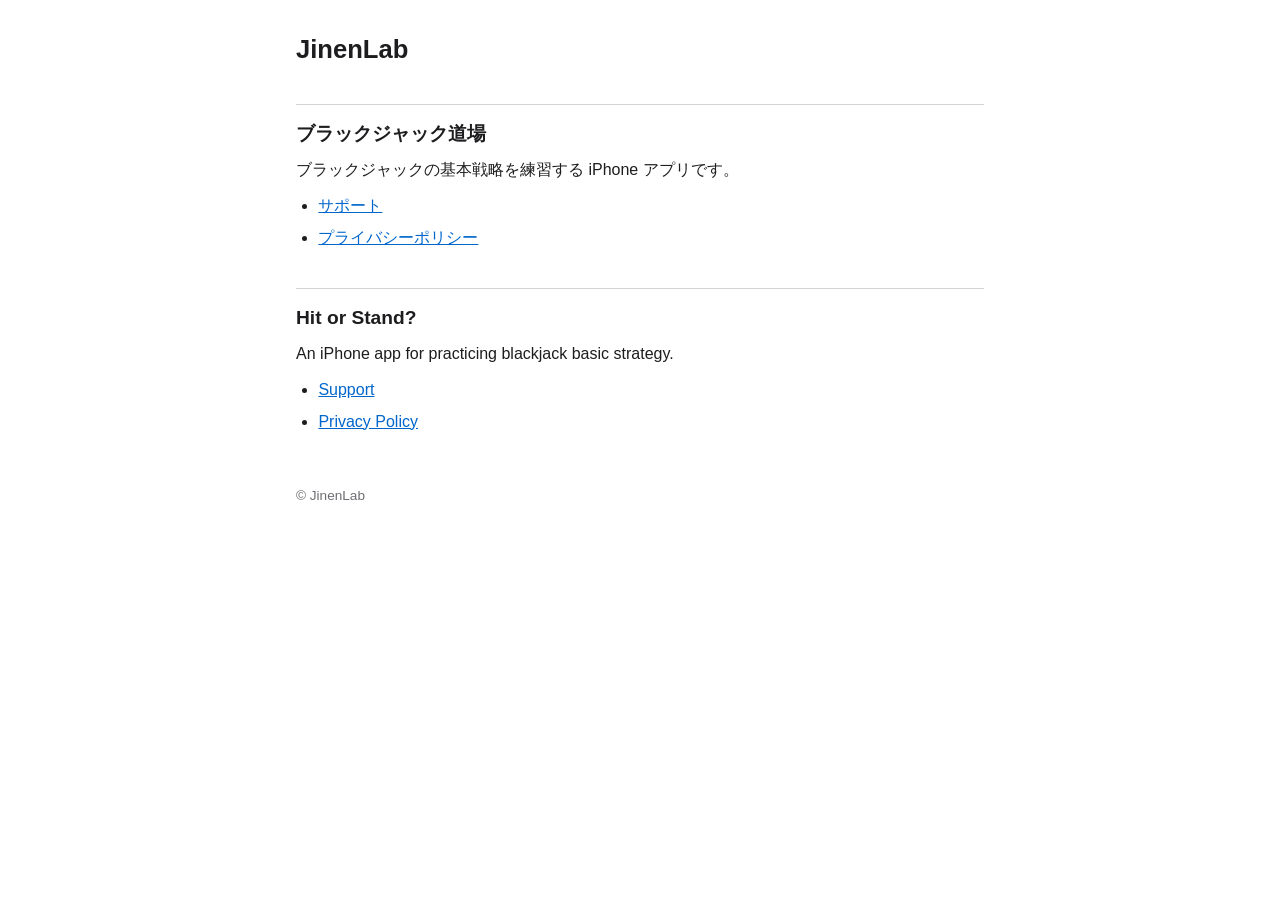
<file: index.html>
<!doctype html>
<html lang="ja">
<head>
  <meta charset="utf-8">
  <meta name="viewport" content="width=device-width, initial-scale=1">
  <title>JinenLab</title>
  <meta name="description" content="JinenLab のアプリ / Apps by JinenLab">
  <link rel="stylesheet" href="assets/style.css">
</head>
<body>
  <main>
    <h1>JinenLab</h1>

    <h2>ブラックジャック道場</h2>
    <p>ブラックジャックの基本戦略を練習する iPhone アプリです。</p>
    <ul>
      <li><a href="blackjack-dojo/support/">サポート</a></li>
      <li><a href="blackjack-dojo/privacy/">プライバシーポリシー</a></li>
    </ul>

    <h2 lang="en">Hit or Stand?</h2>
    <p lang="en">An iPhone app for practicing blackjack basic strategy.</p>
    <ul lang="en">
      <li><a href="blackjack-dojo/support/en/">Support</a></li>
      <li><a href="blackjack-dojo/privacy/en/">Privacy Policy</a></li>
    </ul>

    <footer>&copy; JinenLab</footer>
  </main>
</body>
</html>
</file>
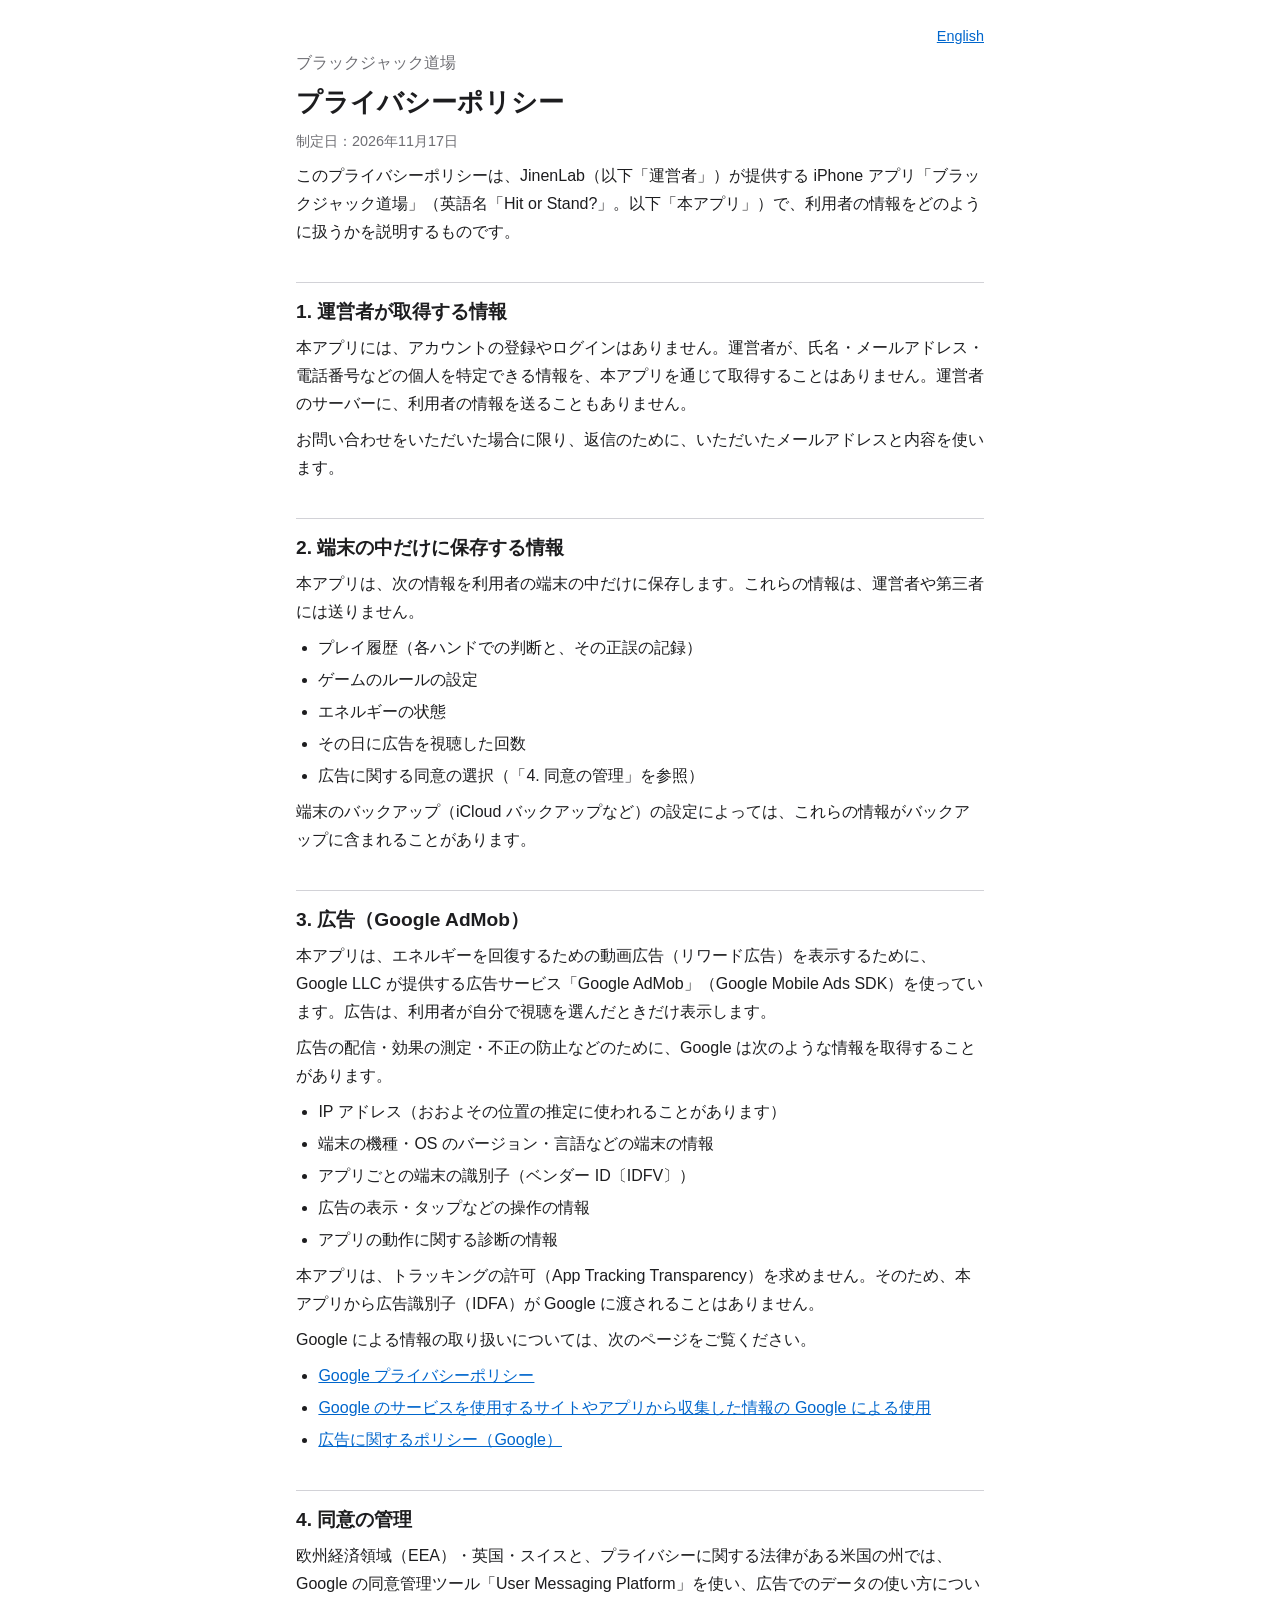
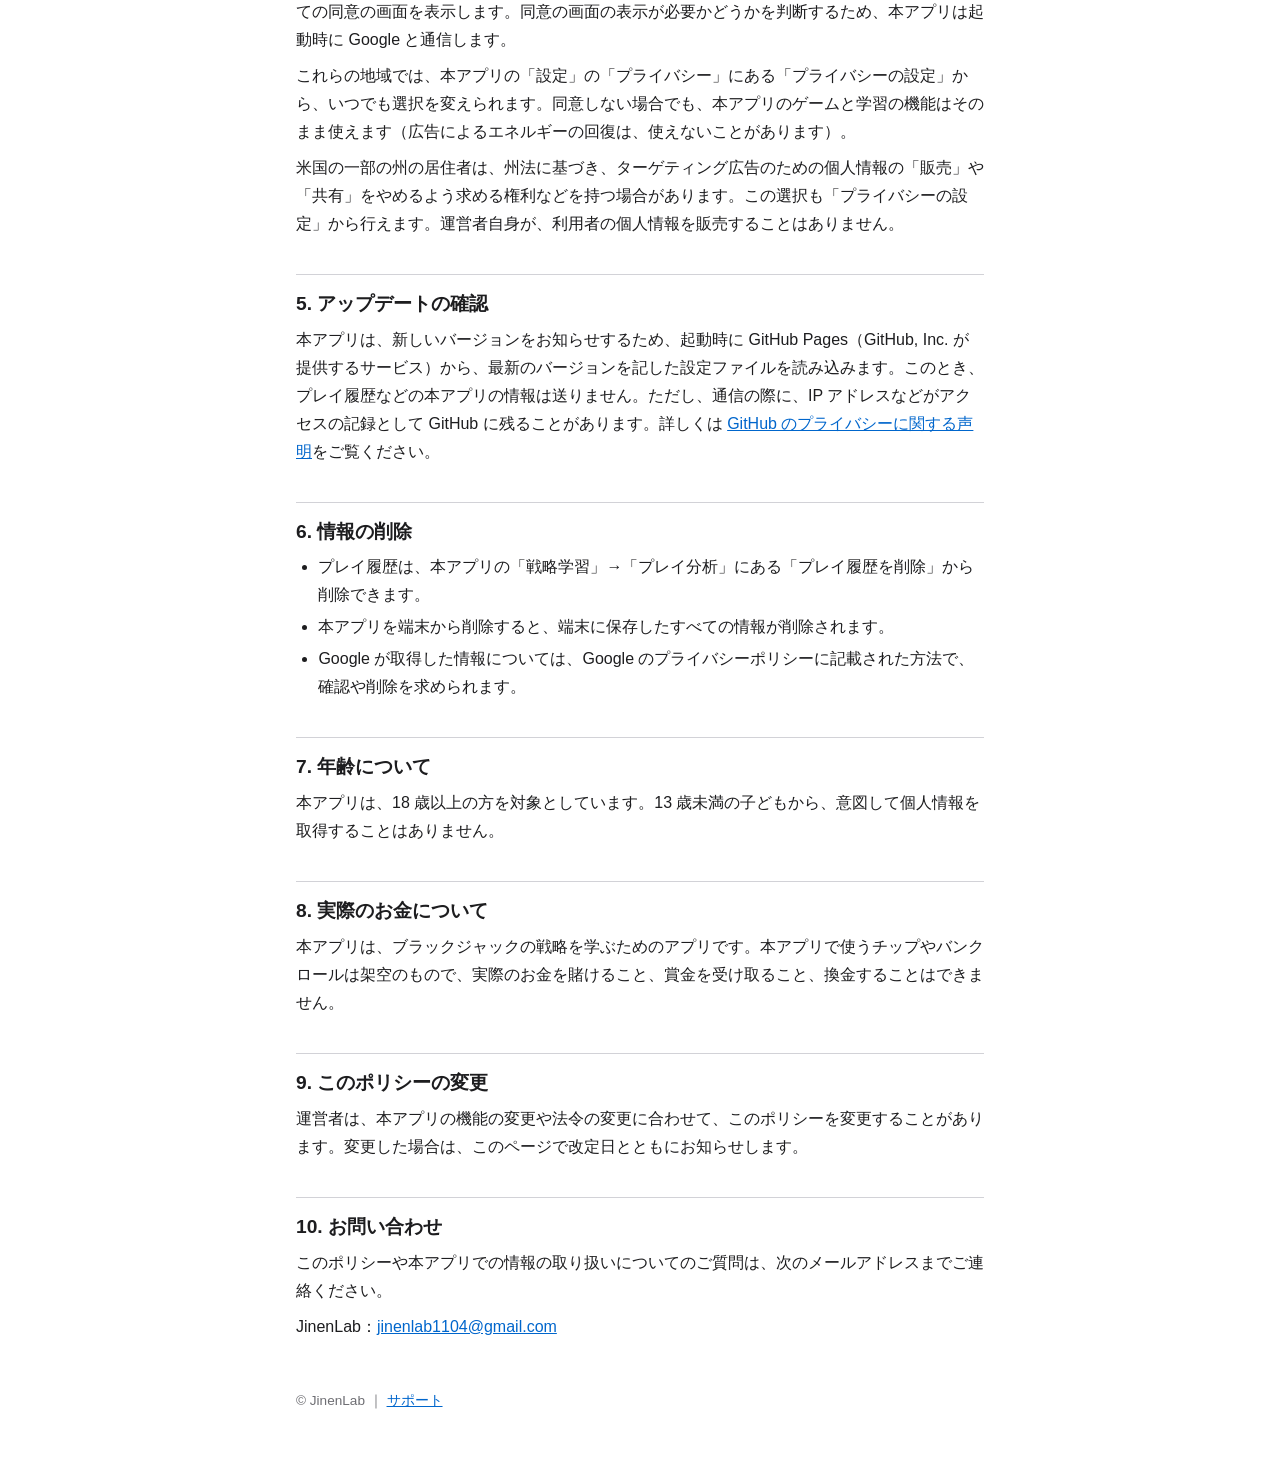
<file: blackjack-dojo/privacy/index.html>
<!doctype html>
<html lang="ja">
<head>
  <meta charset="utf-8">
  <meta name="viewport" content="width=device-width, initial-scale=1">
  <title>プライバシーポリシー｜ブラックジャック道場</title>
  <meta name="description" content="iPhone アプリ「ブラックジャック道場」のプライバシーポリシー">
  <link rel="alternate" hreflang="en" href="https://aki-559.github.io/jinenlab.github.io/blackjack-dojo/privacy/en/">
  <link rel="stylesheet" href="../../assets/style.css">
</head>
<body>
  <main>
    <p class="lang"><a href="en/" lang="en" hreflang="en">English</a></p>
    <p class="app-name">ブラックジャック道場</p>
    <h1>プライバシーポリシー</h1>
    <p class="date">制定日：2026年11月17日</p>

    <p>このプライバシーポリシーは、JinenLab（以下「運営者」）が提供する iPhone アプリ「ブラックジャック道場」（英語名「Hit or Stand?」。以下「本アプリ」）で、利用者の情報をどのように扱うかを説明するものです。</p>

    <h2>1. 運営者が取得する情報</h2>
    <p>本アプリには、アカウントの登録やログインはありません。運営者が、氏名・メールアドレス・電話番号などの個人を特定できる情報を、本アプリを通じて取得することはありません。運営者のサーバーに、利用者の情報を送ることもありません。</p>
    <p>お問い合わせをいただいた場合に限り、返信のために、いただいたメールアドレスと内容を使います。</p>

    <h2>2. 端末の中だけに保存する情報</h2>
    <p>本アプリは、次の情報を利用者の端末の中だけに保存します。これらの情報は、運営者や第三者には送りません。</p>
    <ul>
      <li>プレイ履歴（各ハンドでの判断と、その正誤の記録）</li>
      <li>ゲームのルールの設定</li>
      <li>エネルギーの状態</li>
      <li>その日に広告を視聴した回数</li>
      <li>広告に関する同意の選択（「4. 同意の管理」を参照）</li>
    </ul>
    <p>端末のバックアップ（iCloud バックアップなど）の設定によっては、これらの情報がバックアップに含まれることがあります。</p>

    <h2>3. 広告（Google AdMob）</h2>
    <p>本アプリは、エネルギーを回復するための動画広告（リワード広告）を表示するために、Google LLC が提供する広告サービス「Google AdMob」（Google Mobile Ads SDK）を使っています。広告は、利用者が自分で視聴を選んだときだけ表示します。</p>
    <p>広告の配信・効果の測定・不正の防止などのために、Google は次のような情報を取得することがあります。</p>
    <ul>
      <li>IP アドレス（おおよその位置の推定に使われることがあります）</li>
      <li>端末の機種・OS のバージョン・言語などの端末の情報</li>
      <li>アプリごとの端末の識別子（ベンダー ID〔IDFV〕）</li>
      <li>広告の表示・タップなどの操作の情報</li>
      <li>アプリの動作に関する診断の情報</li>
    </ul>
    <p>本アプリは、トラッキングの許可（App Tracking Transparency）を求めません。そのため、本アプリから広告識別子（IDFA）が Google に渡されることはありません。</p>
    <p>Google による情報の取り扱いについては、次のページをご覧ください。</p>
    <ul>
      <li><a href="https://policies.google.com/privacy?hl=ja">Google プライバシーポリシー</a></li>
      <li><a href="https://policies.google.com/technologies/partner-sites?hl=ja">Google のサービスを使用するサイトやアプリから収集した情報の Google による使用</a></li>
      <li><a href="https://policies.google.com/technologies/ads?hl=ja">広告に関するポリシー（Google）</a></li>
    </ul>

    <h2>4. 同意の管理</h2>
    <p>欧州経済領域（EEA）・英国・スイスと、プライバシーに関する法律がある米国の州では、Google の同意管理ツール「User Messaging Platform」を使い、広告でのデータの使い方についての同意の画面を表示します。同意の画面の表示が必要かどうかを判断するため、本アプリは起動時に Google と通信します。</p>
    <p>これらの地域では、本アプリの「設定」の「プライバシー」にある「プライバシーの設定」から、いつでも選択を変えられます。同意しない場合でも、本アプリのゲームと学習の機能はそのまま使えます（広告によるエネルギーの回復は、使えないことがあります）。</p>
    <p>米国の一部の州の居住者は、州法に基づき、ターゲティング広告のための個人情報の「販売」や「共有」をやめるよう求める権利などを持つ場合があります。この選択も「プライバシーの設定」から行えます。運営者自身が、利用者の個人情報を販売することはありません。</p>

    <h2>5. アップデートの確認</h2>
    <p>本アプリは、新しいバージョンをお知らせするため、起動時に GitHub Pages（GitHub, Inc. が提供するサービス）から、最新のバージョンを記した設定ファイルを読み込みます。このとき、プレイ履歴などの本アプリの情報は送りません。ただし、通信の際に、IP アドレスなどがアクセスの記録として GitHub に残ることがあります。詳しくは <a href="https://docs.github.com/ja/site-policy/privacy-policies/github-general-privacy-statement">GitHub のプライバシーに関する声明</a>をご覧ください。</p>

    <h2>6. 情報の削除</h2>
    <ul>
      <li>プレイ履歴は、本アプリの「戦略学習」→「プレイ分析」にある「プレイ履歴を削除」から削除できます。</li>
      <li>本アプリを端末から削除すると、端末に保存したすべての情報が削除されます。</li>
      <li>Google が取得した情報については、Google のプライバシーポリシーに記載された方法で、確認や削除を求められます。</li>
    </ul>

    <h2>7. 年齢について</h2>
    <p>本アプリは、18 歳以上の方を対象としています。13 歳未満の子どもから、意図して個人情報を取得することはありません。</p>

    <h2>8. 実際のお金について</h2>
    <p>本アプリは、ブラックジャックの戦略を学ぶためのアプリです。本アプリで使うチップやバンクロールは架空のもので、実際のお金を賭けること、賞金を受け取ること、換金することはできません。</p>

    <h2>9. このポリシーの変更</h2>
    <p>運営者は、本アプリの機能の変更や法令の変更に合わせて、このポリシーを変更することがあります。変更した場合は、このページで改定日とともにお知らせします。</p>

    <h2>10. お問い合わせ</h2>
    <p>このポリシーや本アプリでの情報の取り扱いについてのご質問は、次のメールアドレスまでご連絡ください。</p>
    <p>JinenLab：<a href="mailto:jinenlab1104@gmail.com">jinenlab1104@gmail.com</a></p>

    <footer>&copy; JinenLab ｜ <a href="../support/">サポート</a></footer>
  </main>
</body>
</html>
</file>
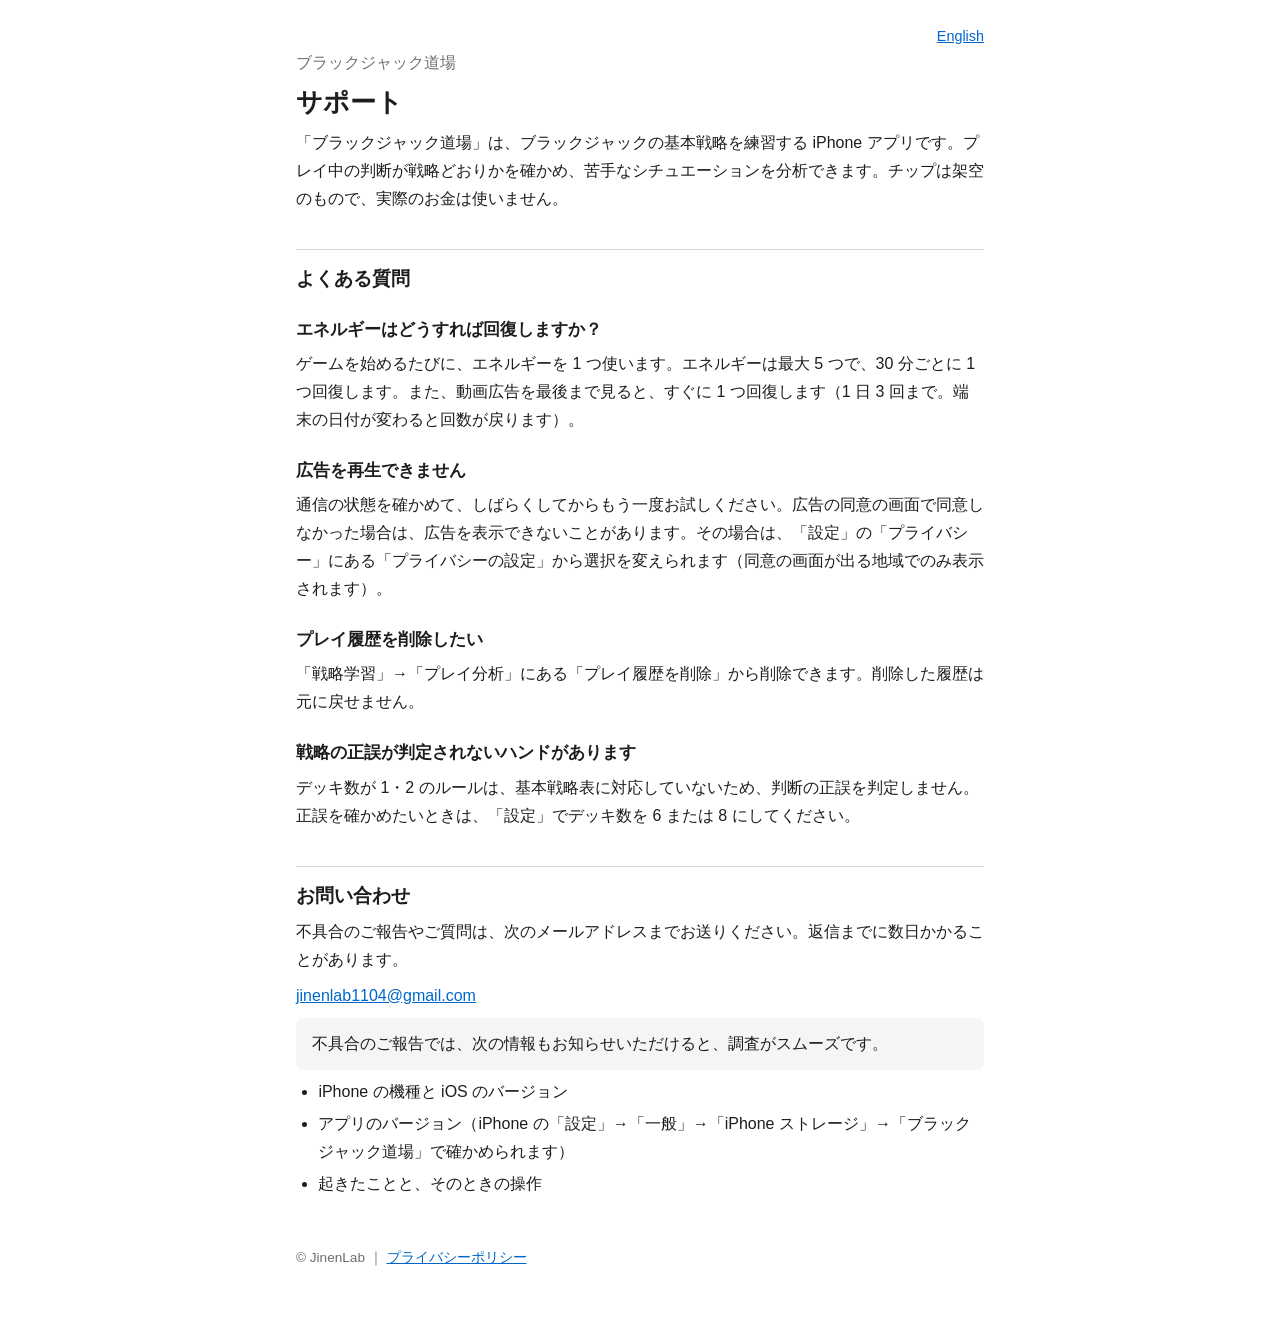
<file: blackjack-dojo/support/index.html>
<!doctype html>
<html lang="ja">
<head>
  <meta charset="utf-8">
  <meta name="viewport" content="width=device-width, initial-scale=1">
  <title>サポート｜ブラックジャック道場</title>
  <meta name="description" content="iPhone アプリ「ブラックジャック道場」のサポート・お問い合わせ">
  <link rel="alternate" hreflang="en" href="https://aki-559.github.io/jinenlab.github.io/blackjack-dojo/support/en/">
  <link rel="stylesheet" href="../../assets/style.css">
</head>
<body>
  <main>
    <p class="lang"><a href="en/" lang="en" hreflang="en">English</a></p>
    <p class="app-name">ブラックジャック道場</p>
    <h1>サポート</h1>

    <p>「ブラックジャック道場」は、ブラックジャックの基本戦略を練習する iPhone アプリです。プレイ中の判断が戦略どおりかを確かめ、苦手なシチュエーションを分析できます。チップは架空のもので、実際のお金は使いません。</p>

    <h2>よくある質問</h2>

    <h3>エネルギーはどうすれば回復しますか？</h3>
    <p>ゲームを始めるたびに、エネルギーを 1 つ使います。エネルギーは最大 5 つで、30 分ごとに 1 つ回復します。また、動画広告を最後まで見ると、すぐに 1 つ回復します（1 日 3 回まで。端末の日付が変わると回数が戻ります）。</p>

    <h3>広告を再生できません</h3>
    <p>通信の状態を確かめて、しばらくしてからもう一度お試しください。広告の同意の画面で同意しなかった場合は、広告を表示できないことがあります。その場合は、「設定」の「プライバシー」にある「プライバシーの設定」から選択を変えられます（同意の画面が出る地域でのみ表示されます）。</p>

    <h3>プレイ履歴を削除したい</h3>
    <p>「戦略学習」→「プレイ分析」にある「プレイ履歴を削除」から削除できます。削除した履歴は元に戻せません。</p>

    <h3>戦略の正誤が判定されないハンドがあります</h3>
    <p>デッキ数が 1・2 のルールは、基本戦略表に対応していないため、判断の正誤を判定しません。正誤を確かめたいときは、「設定」でデッキ数を 6 または 8 にしてください。</p>

    <h2>お問い合わせ</h2>
    <p>不具合のご報告やご質問は、次のメールアドレスまでお送りください。返信までに数日かかることがあります。</p>
    <p><a href="mailto:jinenlab1104@gmail.com?subject=%E3%83%96%E3%83%A9%E3%83%83%E3%82%AF%E3%82%B8%E3%83%A3%E3%83%83%E3%82%AF%E9%81%93%E5%A0%B4%E3%81%AB%E3%81%A4%E3%81%84%E3%81%A6">jinenlab1104@gmail.com</a></p>
    <p class="note">不具合のご報告では、次の情報もお知らせいただけると、調査がスムーズです。</p>
    <ul>
      <li>iPhone の機種と iOS のバージョン</li>
      <li>アプリのバージョン（iPhone の「設定」→「一般」→「iPhone ストレージ」→「ブラックジャック道場」で確かめられます）</li>
      <li>起きたことと、そのときの操作</li>
    </ul>

    <footer>&copy; JinenLab ｜ <a href="../privacy/">プライバシーポリシー</a></footer>
  </main>
</body>
</html>
</file>
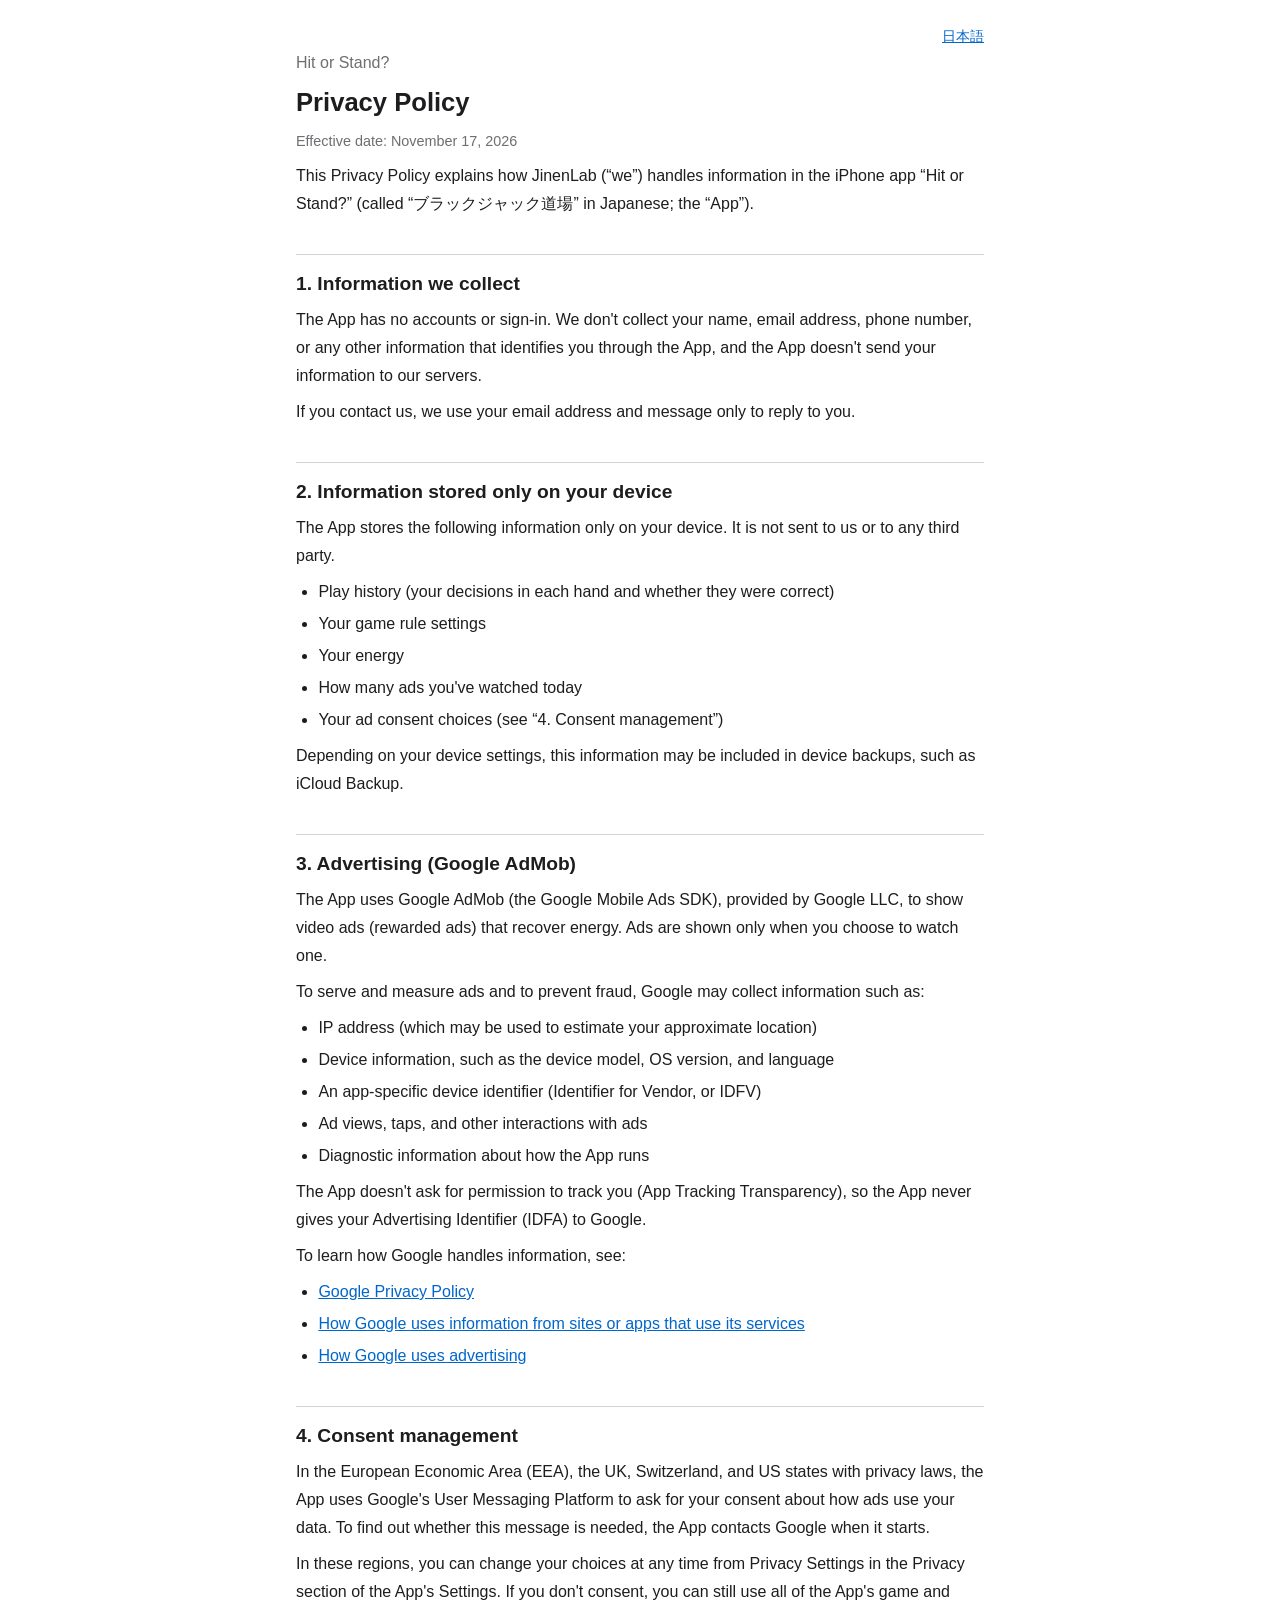
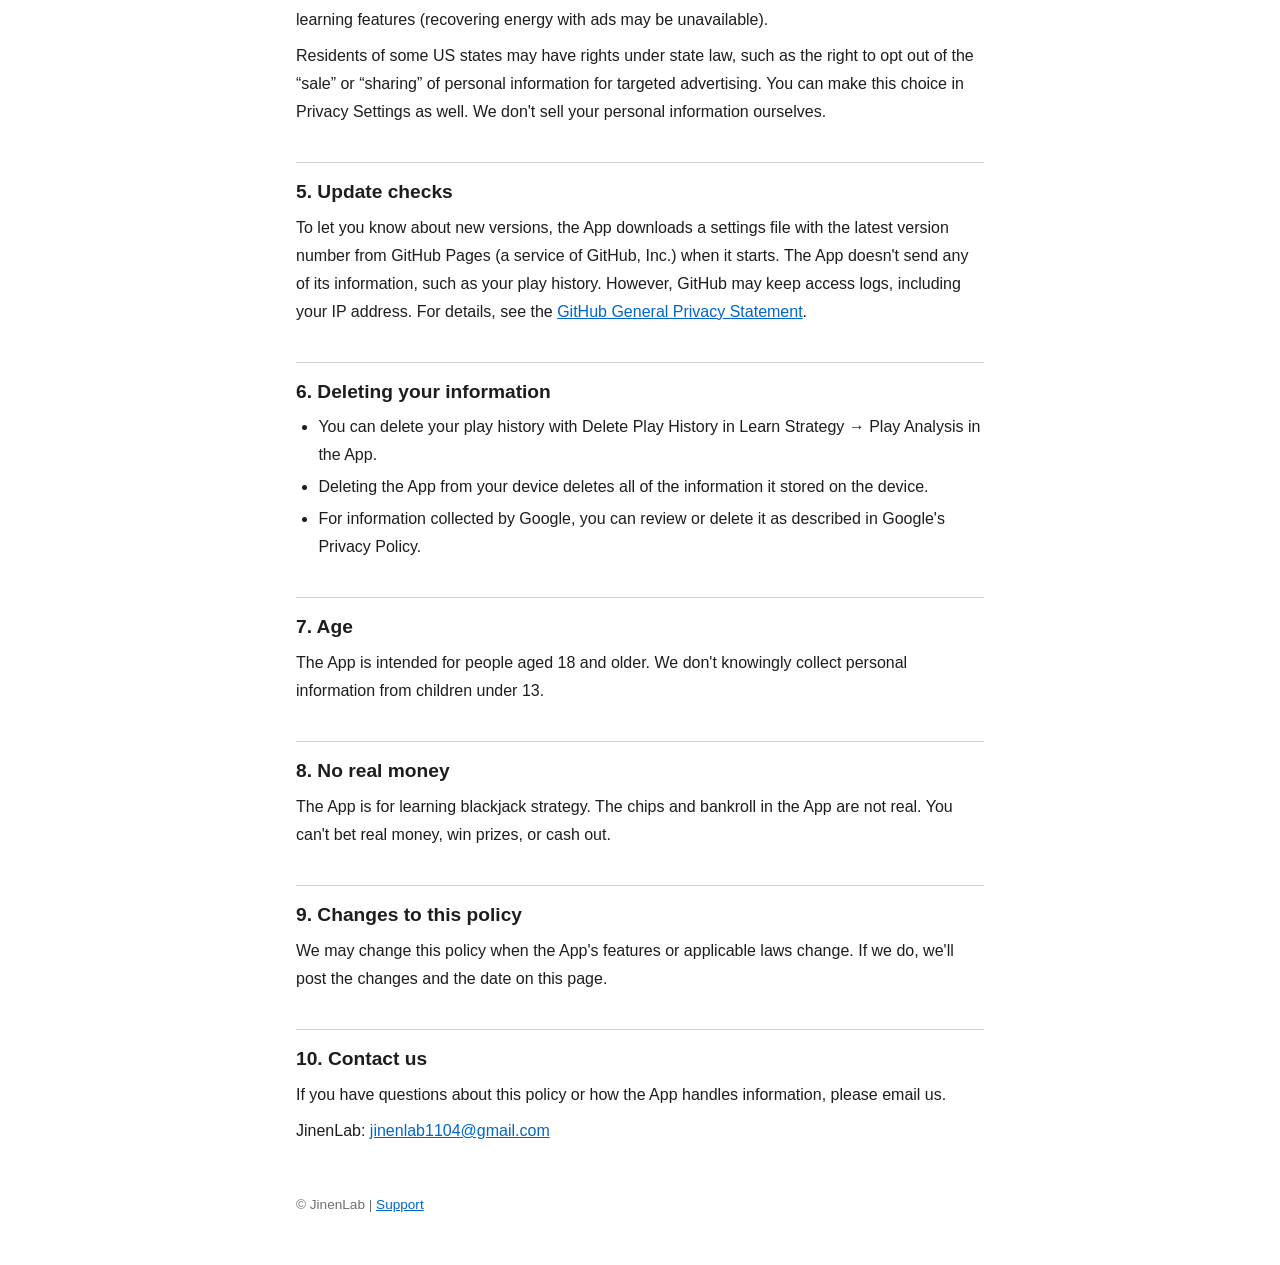
<file: blackjack-dojo/privacy/en/index.html>
<!doctype html>
<html lang="en">
<head>
  <meta charset="utf-8">
  <meta name="viewport" content="width=device-width, initial-scale=1">
  <title>Privacy Policy | Hit or Stand?</title>
  <meta name="description" content="Privacy Policy for the iPhone app Hit or Stand?">
  <link rel="alternate" hreflang="ja" href="https://aki-559.github.io/jinenlab.github.io/blackjack-dojo/privacy/">
  <link rel="stylesheet" href="../../../assets/style.css">
</head>
<body>
  <main>
    <p class="lang"><a href="../" lang="ja" hreflang="ja">日本語</a></p>
    <p class="app-name">Hit or Stand?</p>
    <h1>Privacy Policy</h1>
    <p class="date">Effective date: November 17, 2026</p>

    <p>This Privacy Policy explains how JinenLab (“we”) handles information in the iPhone app “Hit or Stand?” (called “ブラックジャック道場” in Japanese; the “App”).</p>

    <h2>1. Information we collect</h2>
    <p>The App has no accounts or sign-in. We don't collect your name, email address, phone number, or any other information that identifies you through the App, and the App doesn't send your information to our servers.</p>
    <p>If you contact us, we use your email address and message only to reply to you.</p>

    <h2>2. Information stored only on your device</h2>
    <p>The App stores the following information only on your device. It is not sent to us or to any third party.</p>
    <ul>
      <li>Play history (your decisions in each hand and whether they were correct)</li>
      <li>Your game rule settings</li>
      <li>Your energy</li>
      <li>How many ads you've watched today</li>
      <li>Your ad consent choices (see “4. Consent management”)</li>
    </ul>
    <p>Depending on your device settings, this information may be included in device backups, such as iCloud Backup.</p>

    <h2>3. Advertising (Google AdMob)</h2>
    <p>The App uses Google AdMob (the Google Mobile Ads SDK), provided by Google LLC, to show video ads (rewarded ads) that recover energy. Ads are shown only when you choose to watch one.</p>
    <p>To serve and measure ads and to prevent fraud, Google may collect information such as:</p>
    <ul>
      <li>IP address (which may be used to estimate your approximate location)</li>
      <li>Device information, such as the device model, OS version, and language</li>
      <li>An app-specific device identifier (Identifier for Vendor, or IDFV)</li>
      <li>Ad views, taps, and other interactions with ads</li>
      <li>Diagnostic information about how the App runs</li>
    </ul>
    <p>The App doesn't ask for permission to track you (App Tracking Transparency), so the App never gives your Advertising Identifier (IDFA) to Google.</p>
    <p>To learn how Google handles information, see:</p>
    <ul>
      <li><a href="https://policies.google.com/privacy?hl=en">Google Privacy Policy</a></li>
      <li><a href="https://policies.google.com/technologies/partner-sites?hl=en">How Google uses information from sites or apps that use its services</a></li>
      <li><a href="https://policies.google.com/technologies/ads?hl=en">How Google uses advertising</a></li>
    </ul>

    <h2>4. Consent management</h2>
    <p>In the European Economic Area (EEA), the UK, Switzerland, and US states with privacy laws, the App uses Google's User Messaging Platform to ask for your consent about how ads use your data. To find out whether this message is needed, the App contacts Google when it starts.</p>
    <p>In these regions, you can change your choices at any time from Privacy Settings in the Privacy section of the App's Settings. If you don't consent, you can still use all of the App's game and learning features (recovering energy with ads may be unavailable).</p>
    <p>Residents of some US states may have rights under state law, such as the right to opt out of the “sale” or “sharing” of personal information for targeted advertising. You can make this choice in Privacy Settings as well. We don't sell your personal information ourselves.</p>

    <h2>5. Update checks</h2>
    <p>To let you know about new versions, the App downloads a settings file with the latest version number from GitHub Pages (a service of GitHub, Inc.) when it starts. The App doesn't send any of its information, such as your play history. However, GitHub may keep access logs, including your IP address. For details, see the <a href="https://docs.github.com/en/site-policy/privacy-policies/github-general-privacy-statement">GitHub General Privacy Statement</a>.</p>

    <h2>6. Deleting your information</h2>
    <ul>
      <li>You can delete your play history with Delete Play History in Learn Strategy → Play Analysis in the App.</li>
      <li>Deleting the App from your device deletes all of the information it stored on the device.</li>
      <li>For information collected by Google, you can review or delete it as described in Google's Privacy Policy.</li>
    </ul>

    <h2>7. Age</h2>
    <p>The App is intended for people aged 18 and older. We don't knowingly collect personal information from children under 13.</p>

    <h2>8. No real money</h2>
    <p>The App is for learning blackjack strategy. The chips and bankroll in the App are not real. You can't bet real money, win prizes, or cash out.</p>

    <h2>9. Changes to this policy</h2>
    <p>We may change this policy when the App's features or applicable laws change. If we do, we'll post the changes and the date on this page.</p>

    <h2>10. Contact us</h2>
    <p>If you have questions about this policy or how the App handles information, please email us.</p>
    <p>JinenLab: <a href="mailto:jinenlab1104@gmail.com">jinenlab1104@gmail.com</a></p>

    <footer>&copy; JinenLab | <a href="../../support/en/">Support</a></footer>
  </main>
</body>
</html>
</file>
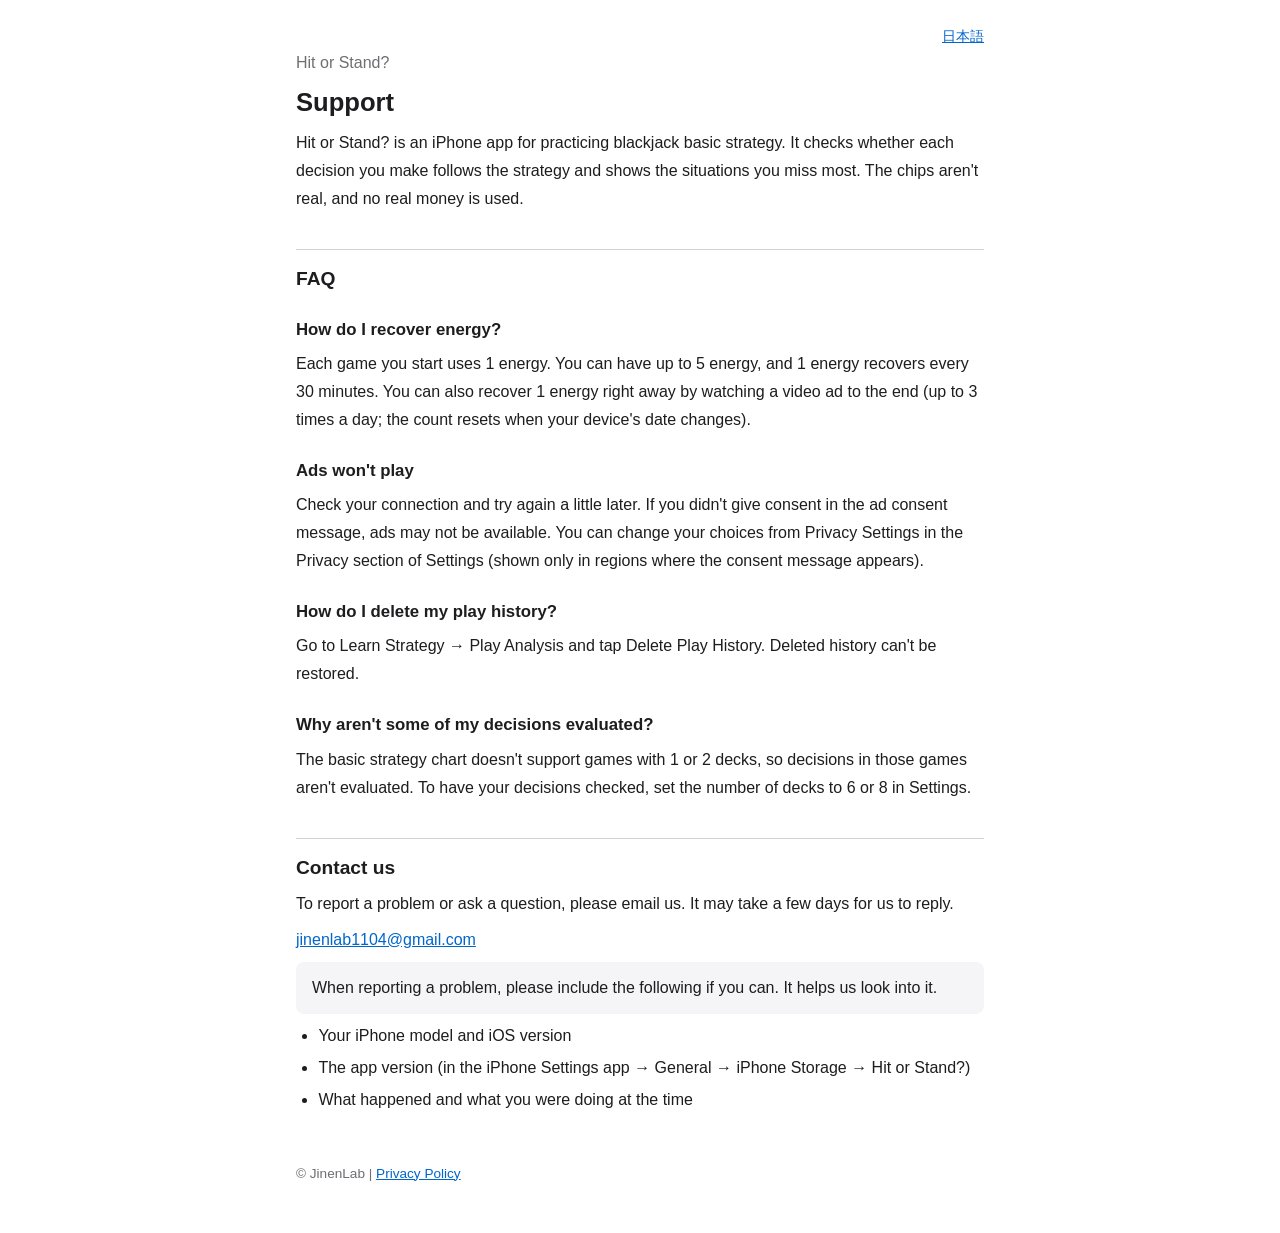
<file: blackjack-dojo/support/en/index.html>
<!doctype html>
<html lang="en">
<head>
  <meta charset="utf-8">
  <meta name="viewport" content="width=device-width, initial-scale=1">
  <title>Support | Hit or Stand?</title>
  <meta name="description" content="Support and contact for the iPhone app Hit or Stand?">
  <link rel="alternate" hreflang="ja" href="https://aki-559.github.io/jinenlab.github.io/blackjack-dojo/support/">
  <link rel="stylesheet" href="../../../assets/style.css">
</head>
<body>
  <main>
    <p class="lang"><a href="../" lang="ja" hreflang="ja">日本語</a></p>
    <p class="app-name">Hit or Stand?</p>
    <h1>Support</h1>

    <p>Hit or Stand? is an iPhone app for practicing blackjack basic strategy. It checks whether each decision you make follows the strategy and shows the situations you miss most. The chips aren't real, and no real money is used.</p>

    <h2>FAQ</h2>

    <h3>How do I recover energy?</h3>
    <p>Each game you start uses 1 energy. You can have up to 5 energy, and 1 energy recovers every 30 minutes. You can also recover 1 energy right away by watching a video ad to the end (up to 3 times a day; the count resets when your device's date changes).</p>

    <h3>Ads won't play</h3>
    <p>Check your connection and try again a little later. If you didn't give consent in the ad consent message, ads may not be available. You can change your choices from Privacy Settings in the Privacy section of Settings (shown only in regions where the consent message appears).</p>

    <h3>How do I delete my play history?</h3>
    <p>Go to Learn Strategy → Play Analysis and tap Delete Play History. Deleted history can't be restored.</p>

    <h3>Why aren't some of my decisions evaluated?</h3>
    <p>The basic strategy chart doesn't support games with 1 or 2 decks, so decisions in those games aren't evaluated. To have your decisions checked, set the number of decks to 6 or 8 in Settings.</p>

    <h2>Contact us</h2>
    <p>To report a problem or ask a question, please email us. It may take a few days for us to reply.</p>
    <p><a href="mailto:jinenlab1104@gmail.com?subject=Hit%20or%20Stand%3F%20support">jinenlab1104@gmail.com</a></p>
    <p class="note">When reporting a problem, please include the following if you can. It helps us look into it.</p>
    <ul>
      <li>Your iPhone model and iOS version</li>
      <li>The app version (in the iPhone Settings app → General → iPhone Storage → Hit or Stand?)</li>
      <li>What happened and what you were doing at the time</li>
    </ul>

    <footer>&copy; JinenLab | <a href="../../privacy/en/">Privacy Policy</a></footer>
  </main>
</body>
</html>
</file>
<file: assets/style.css>
/* JinenLab の公開ページ（プライバシーポリシー・サポート）の共通スタイル。読みやすさだけを目的にした最低限のもの。 */
:root {
  --bg: #ffffff;
  --text: #1d1d1f;
  --muted: #6e6e73;
  --border: #d2d2d7;
  --link: #0066cc;
  --surface: #f5f5f7;
}

@media (prefers-color-scheme: dark) {
  :root {
    --bg: #000000;
    --text: #f5f5f7;
    --muted: #a1a1a6;
    --border: #424245;
    --link: #2997ff;
    --surface: #1c1c1e;
  }
}

* {
  box-sizing: border-box;
}

html {
  -webkit-text-size-adjust: 100%;
}

body {
  margin: 0;
  background: var(--bg);
  color: var(--text);
  font-family: -apple-system, BlinkMacSystemFont, "Hiragino Sans", "Hiragino Kaku Gothic ProN", "Noto Sans JP", "Segoe UI", sans-serif;
  font-size: 16px;
  line-height: 1.75;
}

main {
  max-width: 720px;
  margin: 0 auto;
  padding: 24px 16px 48px;
}

a {
  color: var(--link);
  overflow-wrap: anywhere;
}

h1 {
  font-size: 1.6rem;
  line-height: 1.4;
  margin: 8px 0 4px;
}

h2 {
  font-size: 1.2rem;
  line-height: 1.4;
  margin: 36px 0 8px;
  padding-top: 16px;
  border-top: 1px solid var(--border);
}

h3 {
  font-size: 1.05rem;
  line-height: 1.5;
  margin: 24px 0 4px;
}

p,
ul {
  margin: 8px 0;
}

ul {
  padding-left: 1.4em;
}

li + li {
  margin-top: 4px;
}

.lang {
  text-align: right;
  font-size: 0.9rem;
  margin: 0;
}

.app-name {
  color: var(--muted);
  margin: 0;
}

.date {
  color: var(--muted);
  font-size: 0.9rem;
}

.note {
  background: var(--surface);
  border-radius: 8px;
  padding: 12px 16px;
}

footer {
  margin-top: 48px;
  color: var(--muted);
  font-size: 0.85rem;
}
</file>
